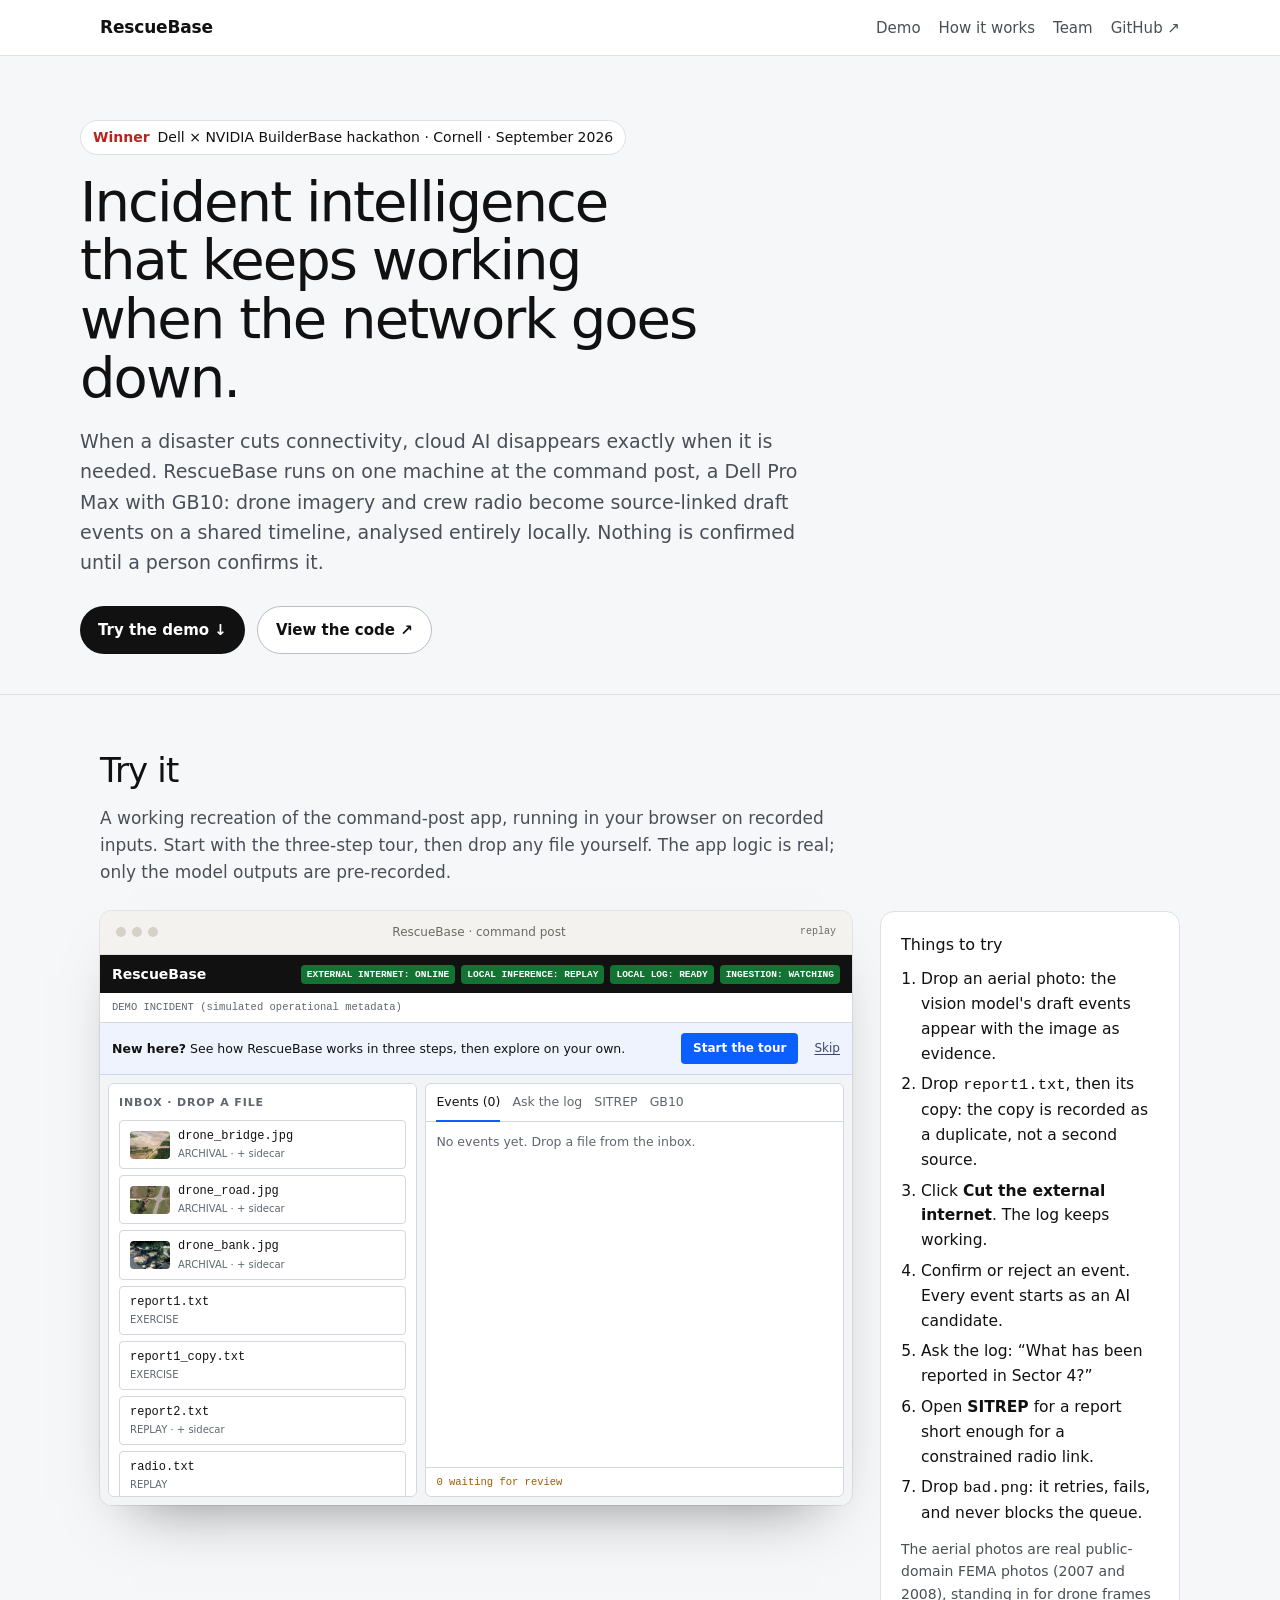
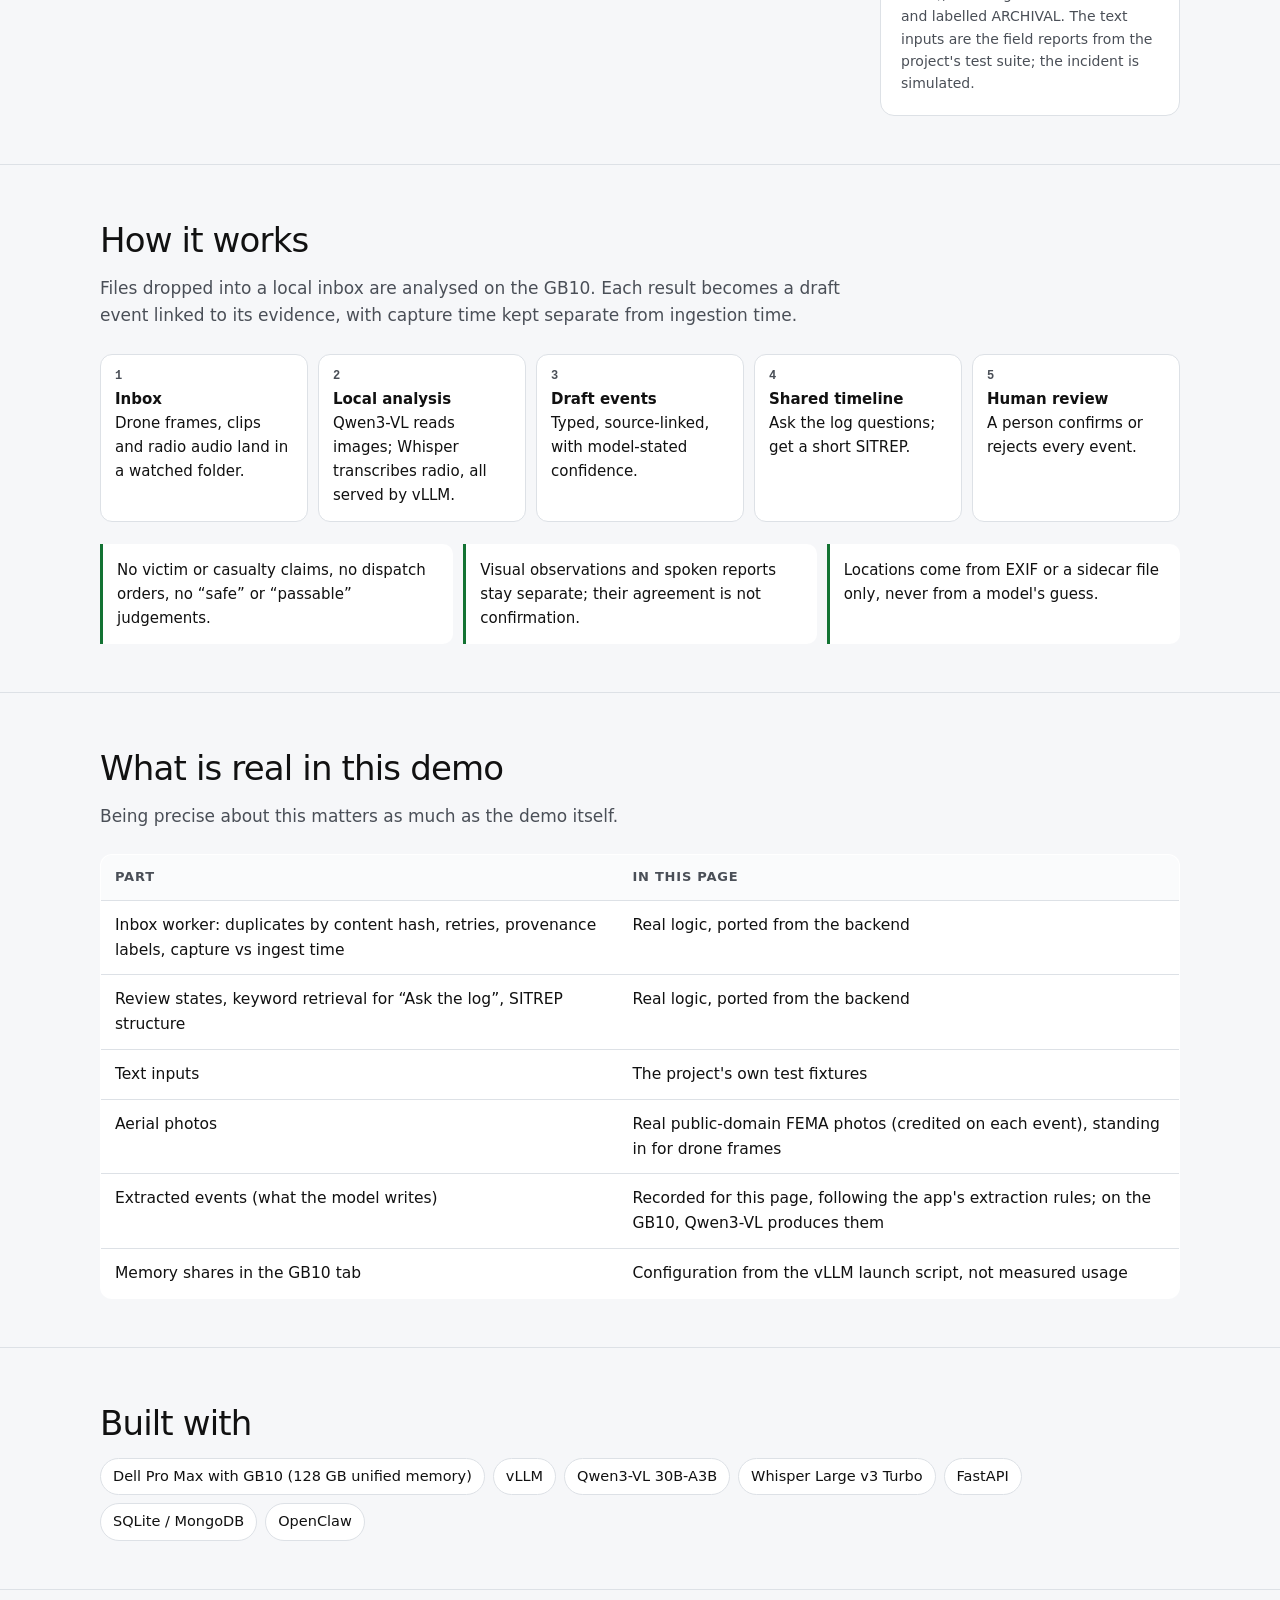
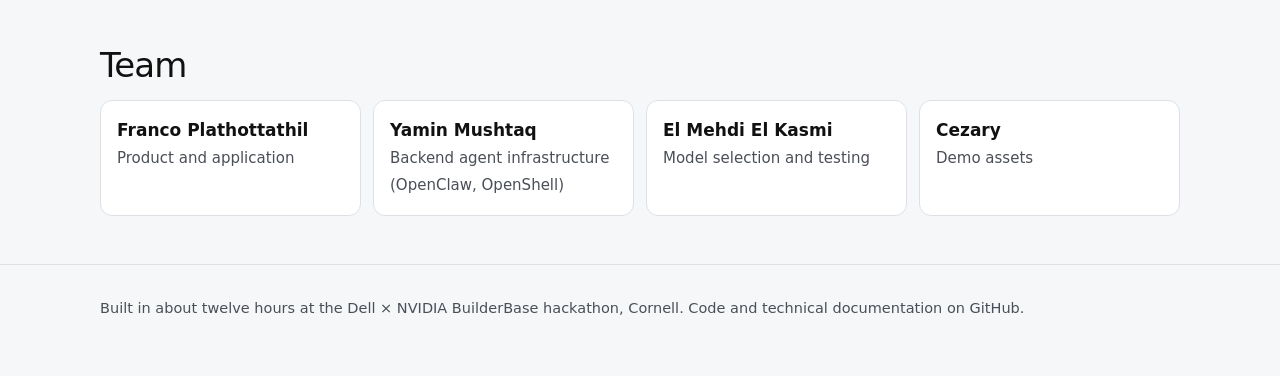
<file: site/index.html>
<!doctype html>
<html lang="en">
<head>
<meta charset="utf-8">
<meta name="viewport" content="width=device-width, initial-scale=1">
<title>RescueBase · offline incident log for disaster response</title>
<meta name="description" content="RescueBase turns drone imagery and radio audio into source-linked draft events, analysed entirely on a local Dell Pro Max with GB10. Winner of the Dell × NVIDIA BuilderBase hackathon. Try the working demo.">
<meta property="og:title" content="RescueBase · offline incident log for disaster response">
<meta property="og:description" content="Winner of the Dell × NVIDIA BuilderBase hackathon. A working demo of the command-post app, in your browser.">
<meta property="og:type" content="website">
<meta name="color-scheme" content="light">
<link rel="icon" href="data:image/svg+xml,%3Csvg xmlns=%22http://www.w3.org/2000/svg%22 viewBox=%220 0 16 16%22%3E%3Crect width=%2216%22 height=%2216%22 rx=%224%22 fill=%22%23111%22/%3E%3Ccircle cx=%228%22 cy=%228%22 r=%223%22 fill=%22%23b3261e%22/%3E%3C/svg%3E">
<link rel="stylesheet" href="demo.css">
<style>
  :root { --ink: #111; --soft: #4a4f57; --line: #dde1e6; --bg: #f6f7f9; --accent: #b3261e; --ok: #137333; }
  * { box-sizing: border-box; }
  html { scroll-behavior: smooth; }
  body { margin: 0; background: var(--bg); color: var(--ink); font: 17px/1.6 system-ui, -apple-system, "Segoe UI", Roboto, sans-serif; }
  a { color: inherit; }
  .wrap { max-width: 1120px; margin: 0 auto; padding: 0 20px; }
  header.top { border-bottom: 1px solid var(--line); background: #fff; }
  header.top .wrap { display: flex; align-items: center; justify-content: space-between; gap: 16px; padding-top: 14px; padding-bottom: 14px; }
  .brand { font-weight: 700; letter-spacing: -0.01em; text-decoration: none; }
  .top nav { display: flex; gap: 18px; font-size: 15px; }
  .top nav a { color: var(--soft); text-decoration: none; }
  .top nav a:hover { color: var(--ink); }
  .hero { padding: 64px 0 40px; }
  .badge { display: inline-flex; align-items: center; gap: 8px; padding: 5px 12px; border-radius: 999px; background: #fff; border: 1px solid var(--line); font-size: 14px; }
  .badge b { color: var(--accent); }
  h1 { font-size: clamp(34px, 5vw, 56px); line-height: 1.05; letter-spacing: -0.035em; margin: 18px 0 0; max-width: 18ch; }
  .lede { font-size: 19px; color: var(--soft); max-width: 60ch; margin: 18px 0 0; }
  .actions { display: flex; flex-wrap: wrap; gap: 12px; margin-top: 28px; }
  .btn { display: inline-flex; align-items: center; gap: 8px; padding: 11px 18px; border-radius: 999px; font-weight: 600; font-size: 15px; text-decoration: none; }
  .btn.primary { background: var(--ink); color: #fff; }
  .btn.ghost { border: 1px solid #b9bec6; background: #fff; }
  main > section { padding: 48px 0; border-top: 1px solid var(--line); }
  h2 { font-size: clamp(26px, 3vw, 34px); letter-spacing: -0.025em; margin: 0 0 8px; }
  .sub { color: var(--soft); margin: 0 0 24px; max-width: 70ch; }
  .demo-grid { display: grid; gap: 28px; }
  @media (min-width: 1000px) { .demo-grid { grid-template-columns: minmax(0, 1fr) 300px; align-items: start; } }
  .try { background: #fff; border: 1px solid var(--line); border-radius: 14px; padding: 20px; font-size: 15.5px; }
  .try h3 { margin: 0 0 10px; font-size: 16px; }
  .try ol { margin: 0; padding-left: 20px; list-style: decimal; }
  .try li { margin: 6px 0; }
  .note { margin-top: 12px; color: var(--soft); font-size: 14px; }
  .flow { display: grid; gap: 10px; counter-reset: s; }
  @media (min-width: 800px) { .flow { grid-template-columns: repeat(5, 1fr); } }
  .flow div { background: #fff; border: 1px solid var(--line); border-radius: 12px; padding: 14px; font-size: 15px; }
  .flow div::before { counter-increment: s; content: counter(s); display: block; font: 600 12px ui-monospace, Menlo, monospace; color: var(--soft); margin-bottom: 4px; }
  .rules { margin-top: 22px; display: grid; gap: 10px; }
  @media (min-width: 800px) { .rules { grid-template-columns: repeat(3, 1fr); } }
  .rules p { margin: 0; padding: 14px; border-left: 3px solid var(--ok); background: #fff; border-radius: 0 10px 10px 0; font-size: 15px; }
  .real { width: 100%; border-collapse: collapse; background: #fff; border: 1px solid var(--line); border-radius: 12px; overflow: hidden; font-size: 15.5px; }
  .real th, .real td { text-align: left; padding: 12px 14px; border-bottom: 1px solid var(--line); vertical-align: top; }
  .real th { font-size: 13px; text-transform: uppercase; letter-spacing: .06em; color: var(--soft); background: #fafbfc; }
  .stack { display: flex; flex-wrap: wrap; gap: 8px; }
  .stack span { padding: 6px 12px; border-radius: 999px; background: #fff; border: 1px solid var(--line); font-size: 14.5px; }
  .team { display: grid; gap: 12px; }
  @media (min-width: 800px) { .team { grid-template-columns: repeat(4, 1fr); } }
  .team div { background: #fff; border: 1px solid var(--line); border-radius: 12px; padding: 16px; }
  .team b { display: block; }
  .team span { color: var(--soft); font-size: 15px; }
  footer { padding: 32px 0 56px; color: var(--soft); font-size: 14.5px; border-top: 1px solid var(--line); }
  .skip { position: absolute; left: -999px; } .skip:focus { left: 12px; top: 12px; background: #fff; padding: 8px 12px; z-index: 10; }
</style>
</head>
<body>
<a class="skip" href="#demo-section">Skip to the demo</a>
<header class="top">
  <div class="wrap">
    <a class="brand" href="#">RescueBase</a>
    <nav aria-label="Page">
      <a href="#demo-section">Demo</a>
      <a href="#how">How it works</a>
      <a href="#team">Team</a>
      <a href="https://github.com/MentaNew/nvidia_dell_hackathon">GitHub ↗</a>
    </nav>
  </div>
</header>

<main>
  <div class="wrap hero">
    <span class="badge"><b>Winner</b> Dell × NVIDIA BuilderBase hackathon · Cornell · September 2026</span>
    <h1>Incident intelligence that keeps working when the network goes down.</h1>
    <p class="lede">When a disaster cuts connectivity, cloud AI disappears exactly when it is needed. RescueBase runs on one machine at the command post, a Dell Pro Max with GB10: drone imagery and crew radio become source-linked draft events on a shared timeline, analysed entirely locally. Nothing is confirmed until a person confirms it.</p>
    <div class="actions">
      <a class="btn primary" href="#demo-section">Try the demo ↓</a>
      <a class="btn ghost" href="https://github.com/MentaNew/nvidia_dell_hackathon">View the code ↗</a>
    </div>
  </div>

  <section id="demo-section">
    <div class="wrap">
      <h2>Try it</h2>
      <p class="sub">A working recreation of the command-post app, running in your browser on recorded inputs. Start with the three-step tour, then drop any file yourself. The app logic is real; only the model outputs are pre-recorded.</p>
      <div class="demo-grid">
        <div id="demo" aria-label="RescueBase demo"></div>
        <aside class="try">
          <h3>Things to try</h3>
          <ol>
            <li>Drop an aerial photo: the vision model's draft events appear with the image as evidence.</li>
            <li>Drop <code>report1.txt</code>, then its copy: the copy is recorded as a duplicate, not a second source.</li>
            <li>Click <b>Cut the external internet</b>. The log keeps working.</li>
            <li>Confirm or reject an event. Every event starts as an AI candidate.</li>
            <li>Ask the log: “What has been reported in Sector 4?”</li>
            <li>Open <b>SITREP</b> for a report short enough for a constrained radio link.</li>
            <li>Drop <code>bad.png</code>: it retries, fails, and never blocks the queue.</li>
          </ol>
          <p class="note">The aerial photos are real public-domain FEMA photos (2007 and 2008), standing in for drone frames and labelled ARCHIVAL. The text inputs are the field reports from the project's test suite; the incident is simulated.</p>
        </aside>
      </div>
    </div>
  </section>

  <section id="how">
    <div class="wrap">
      <h2>How it works</h2>
      <p class="sub">Files dropped into a local inbox are analysed on the GB10. Each result becomes a draft event linked to its evidence, with capture time kept separate from ingestion time.</p>
      <div class="flow">
        <div><b>Inbox</b><br>Drone frames, clips and radio audio land in a watched folder.</div>
        <div><b>Local analysis</b><br>Qwen3-VL reads images; Whisper transcribes radio, all served by vLLM.</div>
        <div><b>Draft events</b><br>Typed, source-linked, with model-stated confidence.</div>
        <div><b>Shared timeline</b><br>Ask the log questions; get a short SITREP.</div>
        <div><b>Human review</b><br>A person confirms or rejects every event.</div>
      </div>
      <div class="rules">
        <p>No victim or casualty claims, no dispatch orders, no “safe” or “passable” judgements.</p>
        <p>Visual observations and spoken reports stay separate; their agreement is not confirmation.</p>
        <p>Locations come from EXIF or a sidecar file only, never from a model's guess.</p>
      </div>
    </div>
  </section>

  <section>
    <div class="wrap">
      <h2>What is real in this demo</h2>
      <p class="sub">Being precise about this matters as much as the demo itself.</p>
      <table class="real">
        <thead><tr><th>Part</th><th>In this page</th></tr></thead>
        <tbody>
          <tr><td>Inbox worker: duplicates by content hash, retries, provenance labels, capture vs ingest time</td><td>Real logic, ported from the backend</td></tr>
          <tr><td>Review states, keyword retrieval for “Ask the log”, SITREP structure</td><td>Real logic, ported from the backend</td></tr>
          <tr><td>Text inputs</td><td>The project's own test fixtures</td></tr>
          <tr><td>Aerial photos</td><td>Real public-domain FEMA photos (credited on each event), standing in for drone frames</td></tr>
          <tr><td>Extracted events (what the model writes)</td><td>Recorded for this page, following the app's extraction rules; on the GB10, Qwen3-VL produces them</td></tr>
          <tr><td>Memory shares in the GB10 tab</td><td>Configuration from the vLLM launch script, not measured usage</td></tr>
        </tbody>
      </table>
    </div>
  </section>

  <section>
    <div class="wrap">
      <h2>Built with</h2>
      <div class="stack">
        <span>Dell Pro Max with GB10 (128 GB unified memory)</span><span>vLLM</span><span>Qwen3-VL 30B-A3B</span><span>Whisper Large v3 Turbo</span><span>FastAPI</span><span>SQLite / MongoDB</span><span>OpenClaw</span>
      </div>
    </div>
  </section>

  <section id="team">
    <div class="wrap">
      <h2>Team</h2>
      <div class="team">
        <div><b>Franco Plathottathil</b><span>Product and application</span></div>
        <div><b>Yamin Mushtaq</b><span>Backend agent infrastructure (OpenClaw, OpenShell)</span></div>
        <div><b>El Mehdi El Kasmi</b><span>Model selection and testing</span></div>
        <div><b>Cezary</b><span>Demo assets</span></div>
      </div>
    </div>
  </section>
</main>

<footer>
  <div class="wrap">Built in about twelve hours at the Dell × NVIDIA BuilderBase hackathon, Cornell. Code and technical documentation on <a href="https://github.com/MentaNew/nvidia_dell_hackathon">GitHub</a>.</div>
</footer>

<script type="module" src="demo.js"></script>
</body>
</html>
</file>
<file: site/demo.css>
/*! tailwindcss v4.3.3 | MIT License | https://tailwindcss.com */
@layer properties;
@layer theme, base, components, utilities;
@layer theme {
  :root, :host {
    --font-sans: -apple-system, BlinkMacSystemFont, "Segoe UI", Roboto, "Helvetica Neue",
      "Noto Sans", Arial, sans-serif, "Apple Color Emoji", "Segoe UI Emoji",
      "Segoe UI Symbol", "Noto Color Emoji";
    --font-mono: ui-monospace, SFMono-Regular, Menlo, Monaco, Consolas, "Liberation Mono",
      "Courier New", monospace;
    --color-white: #fff;
    --spacing: 0.25rem;
    --font-weight-medium: 500;
    --font-weight-semibold: 600;
    --font-weight-bold: 700;
    --leading-snug: 1.375;
    --leading-relaxed: 1.625;
    --radius-sm: 0.25rem;
    --radius-md: 0.375rem;
    --radius-xl: 0.75rem;
    --default-transition-duration: 150ms;
    --default-transition-timing-function: cubic-bezier(0.4, 0, 0.2, 1);
    --default-font-family: var(--font-sans);
    --default-mono-font-family: var(--font-mono);
    --color-night: #111111;
    --color-night-2: #1b1b1a;
    --color-night-text: #f1eee6;
    --color-night-muted: #a7a49b;
    --color-night-line: #2c2c2a;
    --color-muted: #5f5e58;
  }
}
@layer base {
  *, ::after, ::before, ::backdrop, ::file-selector-button {
    box-sizing: border-box;
    margin: 0;
    padding: 0;
    border: 0 solid;
  }
  html, :host {
    line-height: 1.5;
    -webkit-text-size-adjust: 100%;
    tab-size: 4;
    font-family: var(--default-font-family, -apple-system, BlinkMacSystemFont, "Segoe UI", Roboto, "Helvetica Neue", "Noto Sans", Arial, sans-serif, "Apple Color Emoji", "Segoe UI Emoji", "Segoe UI Symbol", "Noto Color Emoji");
    font-feature-settings: var(--default-font-feature-settings, normal);
    font-variation-settings: var(--default-font-variation-settings, normal);
    -webkit-tap-highlight-color: transparent;
  }
  hr {
    height: 0;
    color: inherit;
    border-top-width: 1px;
  }
  abbr:where([title]) {
    -webkit-text-decoration: underline dotted;
    text-decoration: underline dotted;
  }
  h1, h2, h3, h4, h5, h6 {
    font-size: inherit;
    font-weight: inherit;
  }
  a {
    color: inherit;
    -webkit-text-decoration: inherit;
    text-decoration: inherit;
  }
  b, strong {
    font-weight: bolder;
  }
  code, kbd, samp, pre {
    font-family: var(--default-mono-font-family, ui-monospace, SFMono-Regular, Menlo, Monaco, Consolas, "Liberation Mono", "Courier New", monospace);
    font-feature-settings: var(--default-mono-font-feature-settings, normal);
    font-variation-settings: var(--default-mono-font-variation-settings, normal);
    font-size: 1em;
  }
  small {
    font-size: 80%;
  }
  sub, sup {
    font-size: 75%;
    line-height: 0;
    position: relative;
    vertical-align: baseline;
  }
  sub {
    bottom: -0.25em;
  }
  sup {
    top: -0.5em;
  }
  table {
    text-indent: 0;
    border-color: inherit;
    border-collapse: collapse;
  }
  :-moz-focusring:where(:not(iframe)) {
    outline: auto;
  }
  progress {
    vertical-align: baseline;
  }
  summary {
    display: list-item;
  }
  ol, ul, menu {
    list-style: none;
  }
  img, svg, video, canvas, audio, iframe, embed, object {
    display: block;
    vertical-align: middle;
  }
  img, video {
    max-width: 100%;
    height: auto;
  }
  button, input, select, optgroup, textarea, ::file-selector-button {
    font: inherit;
    font-feature-settings: inherit;
    font-variation-settings: inherit;
    letter-spacing: inherit;
    color: inherit;
    border-radius: 0;
    background-color: transparent;
    opacity: 1;
  }
  :where(select:is([multiple], [size])) optgroup {
    font-weight: bolder;
  }
  :where(select:is([multiple], [size])) optgroup option {
    padding-inline-start: 20px;
  }
  ::file-selector-button {
    margin-inline-end: 4px;
  }
  ::placeholder {
    opacity: 1;
  }
  @supports (not (-webkit-appearance: -apple-pay-button))  or (contain-intrinsic-size: 1px) {
    ::placeholder {
      color: currentcolor;
      @supports (color: color-mix(in lab, red, red)) {
        color: color-mix(in oklab, currentcolor 50%, transparent);
      }
    }
  }
  textarea {
    resize: vertical;
  }
  ::-webkit-search-decoration {
    -webkit-appearance: none;
  }
  ::-webkit-date-and-time-value {
    min-height: 1lh;
    text-align: inherit;
  }
  ::-webkit-datetime-edit {
    display: inline-flex;
  }
  ::-webkit-datetime-edit-fields-wrapper {
    padding: 0;
  }
  ::-webkit-datetime-edit, ::-webkit-datetime-edit-year-field, ::-webkit-datetime-edit-month-field, ::-webkit-datetime-edit-day-field, ::-webkit-datetime-edit-hour-field, ::-webkit-datetime-edit-minute-field, ::-webkit-datetime-edit-second-field, ::-webkit-datetime-edit-millisecond-field, ::-webkit-datetime-edit-meridiem-field {
    padding-block: 0;
  }
  ::-webkit-calendar-picker-indicator {
    line-height: 1;
  }
  :-moz-ui-invalid {
    box-shadow: none;
  }
  button, input:where([type="button"], [type="reset"], [type="submit"]), ::file-selector-button {
    appearance: button;
  }
  ::-webkit-inner-spin-button, ::-webkit-outer-spin-button {
    height: auto;
  }
  [hidden]:where(:not([hidden="until-found"])) {
    display: none !important;
  }
}
@layer utilities {
  .\@container {
    container-type: inline-size;
  }
  .mt-0\.5 {
    margin-top: calc(var(--spacing) * 0.5);
  }
  .mt-1 {
    margin-top: var(--spacing);
  }
  .mt-1\.5 {
    margin-top: calc(var(--spacing) * 1.5);
  }
  .mt-2 {
    margin-top: calc(var(--spacing) * 2);
  }
  .mt-3 {
    margin-top: calc(var(--spacing) * 3);
  }
  .mt-auto {
    margin-top: auto;
  }
  .mr-auto {
    margin-right: auto;
  }
  .-mb-px {
    margin-bottom: -1px;
  }
  .line-clamp-2 {
    overflow: hidden;
    display: -webkit-box;
    -webkit-box-orient: vertical;
    -webkit-line-clamp: 2;
  }
  .block {
    display: block;
  }
  .flex {
    display: flex;
  }
  .grid {
    display: grid;
  }
  .size-2\.5 {
    width: calc(var(--spacing) * 2.5);
    height: calc(var(--spacing) * 2.5);
  }
  .h-5 {
    height: calc(var(--spacing) * 5);
  }
  .h-7 {
    height: calc(var(--spacing) * 7);
  }
  .h-20 {
    height: calc(var(--spacing) * 20);
  }
  .h-28 {
    height: calc(var(--spacing) * 28);
  }
  .h-\[680px\] {
    height: 680px;
  }
  .min-h-0 {
    min-height: 0px;
  }
  .w-10 {
    width: calc(var(--spacing) * 10);
  }
  .w-full {
    width: 100%;
  }
  .max-w-\[60ch\] {
    max-width: 60ch;
  }
  .min-w-0 {
    min-width: 0px;
  }
  .flex-1 {
    flex: 1;
  }
  .shrink-0 {
    flex-shrink: 0;
  }
  .basis-\[260px\] {
    flex-basis: 260px;
  }
  .grid-rows-\[minmax\(0\,0\.8fr\)_minmax\(0\,1\.2fr\)\] {
    grid-template-rows: minmax(0,0.8fr) minmax(0,1.2fr);
  }
  .flex-col {
    flex-direction: column;
  }
  .flex-wrap {
    flex-wrap: wrap;
  }
  .items-center {
    align-items: center;
  }
  .justify-between {
    justify-content: space-between;
  }
  .gap-1 {
    gap: var(--spacing);
  }
  .gap-1\.5 {
    gap: calc(var(--spacing) * 1.5);
  }
  .gap-2 {
    gap: calc(var(--spacing) * 2);
  }
  .gap-3 {
    gap: calc(var(--spacing) * 3);
  }
  .gap-\[2px\] {
    gap: 2px;
  }
  .gap-x-4 {
    column-gap: calc(var(--spacing) * 4);
  }
  .gap-y-2 {
    row-gap: calc(var(--spacing) * 2);
  }
  .self-start {
    align-self: flex-start;
  }
  .truncate {
    overflow: hidden;
    text-overflow: ellipsis;
    white-space: nowrap;
  }
  .overflow-hidden {
    overflow: hidden;
  }
  .overflow-x-auto {
    overflow-x: auto;
  }
  .overflow-y-auto {
    overflow-y: auto;
  }
  .rounded {
    border-radius: 0.25rem;
  }
  .rounded-full {
    border-radius: calc(infinity * 1px);
  }
  .rounded-md {
    border-radius: var(--radius-md);
  }
  .rounded-sm {
    border-radius: var(--radius-sm);
  }
  .rounded-xl {
    border-radius: var(--radius-xl);
  }
  .border {
    border-style: var(--tw-border-style);
    border-width: 1px;
  }
  .border-t {
    border-top-style: var(--tw-border-style);
    border-top-width: 1px;
  }
  .border-b {
    border-bottom-style: var(--tw-border-style);
    border-bottom-width: 1px;
  }
  .border-b-2 {
    border-bottom-style: var(--tw-border-style);
    border-bottom-width: 2px;
  }
  .border-l-4 {
    border-left-style: var(--tw-border-style);
    border-left-width: 4px;
  }
  .border-\[\#0b5fff\] {
    border-color: #0b5fff;
  }
  .border-\[\#111\] {
    border-color: #111;
  }
  .border-\[\#c9d6f5\] {
    border-color: #c9d6f5;
  }
  .border-\[\#d3d8de\] {
    border-color: #d3d8de;
  }
  .border-\[\#e4e1d9\] {
    border-color: #e4e1d9;
  }
  .border-night-line {
    border-color: var(--color-night-line);
  }
  .border-transparent {
    border-color: transparent;
  }
  .border-l-\[\#999\] {
    border-left-color: #999;
  }
  .border-l-\[\#137333\] {
    border-left-color: #137333;
  }
  .border-l-\[\#c77800\] {
    border-left-color: #c77800;
  }
  .bg-\[\#0b5fff\] {
    background-color: #0b5fff;
  }
  .bg-\[\#3a3b38\] {
    background-color: #3a3b38;
  }
  .bg-\[\#5f6670\] {
    background-color: #5f6670;
  }
  .bg-\[\#111\] {
    background-color: #111;
  }
  .bg-\[\#137333\] {
    background-color: #137333;
  }
  .bg-\[\#a15c00\] {
    background-color: #a15c00;
  }
  .bg-\[\#b3261e\] {
    background-color: #b3261e;
  }
  .bg-\[\#d4d1c9\] {
    background-color: #d4d1c9;
  }
  .bg-\[\#e6f4ea\] {
    background-color: #e6f4ea;
  }
  .bg-\[\#eef0f2\] {
    background-color: #eef0f2;
  }
  .bg-\[\#eef3fe\] {
    background-color: #eef3fe;
  }
  .bg-\[\#f3f2ee\] {
    background-color: #f3f2ee;
  }
  .bg-\[\#f3f4f6\] {
    background-color: #f3f4f6;
  }
  .bg-\[\#fff4e0\] {
    background-color: #fff4e0;
  }
  .bg-night {
    background-color: var(--color-night);
  }
  .bg-night-2 {
    background-color: var(--color-night-2);
  }
  .bg-white {
    background-color: var(--color-white);
  }
  .bg-\[repeating-linear-gradient\(135deg\,\#8b8a84_0_4px\,\#b9b7af_4px_8px\)\] {
    background-image: repeating-linear-gradient(135deg,#8b8a84 0 4px,#b9b7af 4px 8px);
  }
  .object-cover {
    object-fit: cover;
  }
  .p-2 {
    padding: calc(var(--spacing) * 2);
  }
  .p-2\.5 {
    padding: calc(var(--spacing) * 2.5);
  }
  .px-1\.5 {
    padding-inline: calc(var(--spacing) * 1.5);
  }
  .px-2 {
    padding-inline: calc(var(--spacing) * 2);
  }
  .px-2\.5 {
    padding-inline: calc(var(--spacing) * 2.5);
  }
  .px-3 {
    padding-inline: calc(var(--spacing) * 3);
  }
  .px-4 {
    padding-inline: calc(var(--spacing) * 4);
  }
  .py-0\.5 {
    padding-block: calc(var(--spacing) * 0.5);
  }
  .py-1 {
    padding-block: var(--spacing);
  }
  .py-1\.5 {
    padding-block: calc(var(--spacing) * 1.5);
  }
  .py-2 {
    padding-block: calc(var(--spacing) * 2);
  }
  .py-2\.5 {
    padding-block: calc(var(--spacing) * 2.5);
  }
  .py-3 {
    padding-block: calc(var(--spacing) * 3);
  }
  .py-px {
    padding-block: 1px;
  }
  .pt-3 {
    padding-top: calc(var(--spacing) * 3);
  }
  .text-center {
    text-align: center;
  }
  .text-left {
    text-align: left;
  }
  .\[font-family\:system-ui\,-apple-system\,\'Segoe_UI\'\,sans-serif\] {
    font-family: system-ui,-apple-system,'Segoe UI',sans-serif;
  }
  .font-mono {
    font-family: var(--font-mono);
  }
  .text-\[9\.5px\] {
    font-size: 9.5px;
  }
  .text-\[10\.5px\] {
    font-size: 10.5px;
  }
  .text-\[10px\] {
    font-size: 10px;
  }
  .text-\[11\.5px\] {
    font-size: 11.5px;
  }
  .text-\[11px\] {
    font-size: 11px;
  }
  .text-\[12\.5px\] {
    font-size: 12.5px;
  }
  .text-\[12px\] {
    font-size: 12px;
  }
  .text-\[13px\] {
    font-size: 13px;
  }
  .text-\[14px\] {
    font-size: 14px;
  }
  .leading-relaxed {
    --tw-leading: var(--leading-relaxed);
    line-height: var(--leading-relaxed);
  }
  .leading-snug {
    --tw-leading: var(--leading-snug);
    line-height: var(--leading-snug);
  }
  .font-bold {
    --tw-font-weight: var(--font-weight-bold);
    font-weight: var(--font-weight-bold);
  }
  .font-medium {
    --tw-font-weight: var(--font-weight-medium);
    font-weight: var(--font-weight-medium);
  }
  .font-semibold {
    --tw-font-weight: var(--font-weight-semibold);
    font-weight: var(--font-weight-semibold);
  }
  .tracking-\[0\.02em\] {
    --tw-tracking: 0.02em;
    letter-spacing: 0.02em;
  }
  .tracking-\[0\.08em\] {
    --tw-tracking: 0.08em;
    letter-spacing: 0.08em;
  }
  .whitespace-pre-wrap {
    white-space: pre-wrap;
  }
  .text-\[\#0b5fff\] {
    color: #0b5fff;
  }
  .text-\[\#3a4a6b\] {
    color: #3a4a6b;
  }
  .text-\[\#3a3936\] {
    color: #3a3936;
  }
  .text-\[\#5f6670\] {
    color: #5f6670;
  }
  .text-\[\#6b6a64\] {
    color: #6b6a64;
  }
  .text-\[\#7a4600\] {
    color: #7a4600;
  }
  .text-\[\#111\] {
    color: #111;
  }
  .text-\[\#137333\] {
    color: #137333;
  }
  .text-\[\#141413\] {
    color: #141413;
  }
  .text-\[\#a15c00\] {
    color: #a15c00;
  }
  .text-\[\#eee\] {
    color: #eee;
  }
  .text-muted {
    color: var(--color-muted);
  }
  .text-night-muted {
    color: var(--color-night-muted);
  }
  .text-night-text {
    color: var(--color-night-text);
  }
  .text-white {
    color: var(--color-white);
  }
  .uppercase {
    text-transform: uppercase;
  }
  .underline {
    text-decoration-line: underline;
  }
  .underline-offset-2 {
    text-underline-offset: 2px;
  }
  .opacity-60 {
    opacity: 60%;
  }
  .shadow-\[0_0_0_1px_\#00000014\,0_30px_60px_-34px_\#00000080\] {
    --tw-shadow: 0 0 0 1px var(--tw-shadow-color, #00000014), 0 30px 60px -34px var(--tw-shadow-color, #00000080);
    box-shadow: var(--tw-inset-shadow), var(--tw-inset-ring-shadow), var(--tw-ring-offset-shadow), var(--tw-ring-shadow), var(--tw-shadow);
  }
  .ring {
    --tw-ring-shadow: var(--tw-ring-inset,) 0 0 0 calc(1px + var(--tw-ring-offset-width)) var(--tw-ring-color, currentcolor);
    box-shadow: var(--tw-inset-shadow), var(--tw-inset-ring-shadow), var(--tw-ring-offset-shadow), var(--tw-ring-shadow), var(--tw-shadow);
  }
  .ring-1 {
    --tw-ring-shadow: var(--tw-ring-inset,) 0 0 0 calc(1px + var(--tw-ring-offset-width)) var(--tw-ring-color, currentcolor);
    box-shadow: var(--tw-inset-shadow), var(--tw-inset-ring-shadow), var(--tw-ring-offset-shadow), var(--tw-ring-shadow), var(--tw-shadow);
  }
  .ring-2 {
    --tw-ring-shadow: var(--tw-ring-inset,) 0 0 0 calc(2px + var(--tw-ring-offset-width)) var(--tw-ring-color, currentcolor);
    box-shadow: var(--tw-inset-shadow), var(--tw-inset-ring-shadow), var(--tw-ring-offset-shadow), var(--tw-ring-shadow), var(--tw-shadow);
  }
  .ring-\[\#0b5fff\] {
    --tw-ring-color: #0b5fff;
  }
  .ring-\[\#d3d8de\] {
    --tw-ring-color: #d3d8de;
  }
  .ring-offset-2 {
    --tw-ring-offset-width: 2px;
    --tw-ring-offset-shadow: var(--tw-ring-inset,) 0 0 0 var(--tw-ring-offset-width) var(--tw-ring-offset-color);
  }
  .transition-colors {
    transition-property: color, background-color, border-color, outline-color, text-decoration-color, fill, stroke, --tw-gradient-from, --tw-gradient-via, --tw-gradient-to;
    transition-timing-function: var(--tw-ease, var(--default-transition-timing-function));
    transition-duration: var(--tw-duration, var(--default-transition-duration));
  }
  @media (hover: hover) {
    .hover\:border-\[\#111\]:hover {
      border-color: #111;
    }
    .hover\:bg-\[\#0f5c29\]:hover {
      background-color: #0f5c29;
    }
    .hover\:bg-\[\#8f1e18\]:hover {
      background-color: #8f1e18;
    }
    .hover\:bg-\[\#f3f4f6\]:hover {
      background-color: #f3f4f6;
    }
    .hover\:text-\[\#111\]:hover {
      color: #111;
    }
  }
  .disabled\:cursor-default:disabled {
    cursor: default;
  }
  .disabled\:opacity-45:disabled {
    opacity: 45%;
  }
  .disabled\:opacity-50:disabled {
    opacity: 50%;
  }
  @media (hover: hover) {
    .disabled\:hover\:border-\[\#d3d8de\]:disabled:hover {
      border-color: #d3d8de;
    }
  }
  @container (width >= 36rem) {
    .\@xl\:h-\[430px\] {
      height: 430px;
    }
    .\@xl\:grid-cols-\[0\.85fr_1\.15fr\] {
      grid-template-columns: 0.85fr 1.15fr;
    }
    .\@xl\:grid-rows-1 {
      grid-template-rows: repeat(1, minmax(0, 1fr));
    }
  }
}
@property --tw-border-style {
  syntax: "*";
  inherits: false;
  initial-value: solid;
}
@property --tw-leading {
  syntax: "*";
  inherits: false;
}
@property --tw-font-weight {
  syntax: "*";
  inherits: false;
}
@property --tw-tracking {
  syntax: "*";
  inherits: false;
}
@property --tw-shadow {
  syntax: "*";
  inherits: false;
  initial-value: 0 0 #0000;
}
@property --tw-shadow-color {
  syntax: "*";
  inherits: false;
}
@property --tw-shadow-alpha {
  syntax: "<percentage>";
  inherits: false;
  initial-value: 100%;
}
@property --tw-inset-shadow {
  syntax: "*";
  inherits: false;
  initial-value: 0 0 #0000;
}
@property --tw-inset-shadow-color {
  syntax: "*";
  inherits: false;
}
@property --tw-inset-shadow-alpha {
  syntax: "<percentage>";
  inherits: false;
  initial-value: 100%;
}
@property --tw-ring-color {
  syntax: "*";
  inherits: false;
}
@property --tw-ring-shadow {
  syntax: "*";
  inherits: false;
  initial-value: 0 0 #0000;
}
@property --tw-inset-ring-color {
  syntax: "*";
  inherits: false;
}
@property --tw-inset-ring-shadow {
  syntax: "*";
  inherits: false;
  initial-value: 0 0 #0000;
}
@property --tw-ring-inset {
  syntax: "*";
  inherits: false;
}
@property --tw-ring-offset-width {
  syntax: "<length>";
  inherits: false;
  initial-value: 0px;
}
@property --tw-ring-offset-color {
  syntax: "*";
  inherits: false;
  initial-value: #fff;
}
@property --tw-ring-offset-shadow {
  syntax: "*";
  inherits: false;
  initial-value: 0 0 #0000;
}
@layer properties {
  @supports ((-webkit-hyphens: none) and (not (margin-trim: inline))) or ((-moz-orient: inline) and (not (color:rgb(from red r g b)))) {
    *, ::before, ::after, ::backdrop {
      --tw-border-style: solid;
      --tw-leading: initial;
      --tw-font-weight: initial;
      --tw-tracking: initial;
      --tw-shadow: 0 0 #0000;
      --tw-shadow-color: initial;
      --tw-shadow-alpha: 100%;
      --tw-inset-shadow: 0 0 #0000;
      --tw-inset-shadow-color: initial;
      --tw-inset-shadow-alpha: 100%;
      --tw-ring-color: initial;
      --tw-ring-shadow: 0 0 #0000;
      --tw-inset-ring-color: initial;
      --tw-inset-ring-shadow: 0 0 #0000;
      --tw-ring-inset: initial;
      --tw-ring-offset-width: 0px;
      --tw-ring-offset-color: #fff;
      --tw-ring-offset-shadow: 0 0 #0000;
    }
  }
}
</file>
